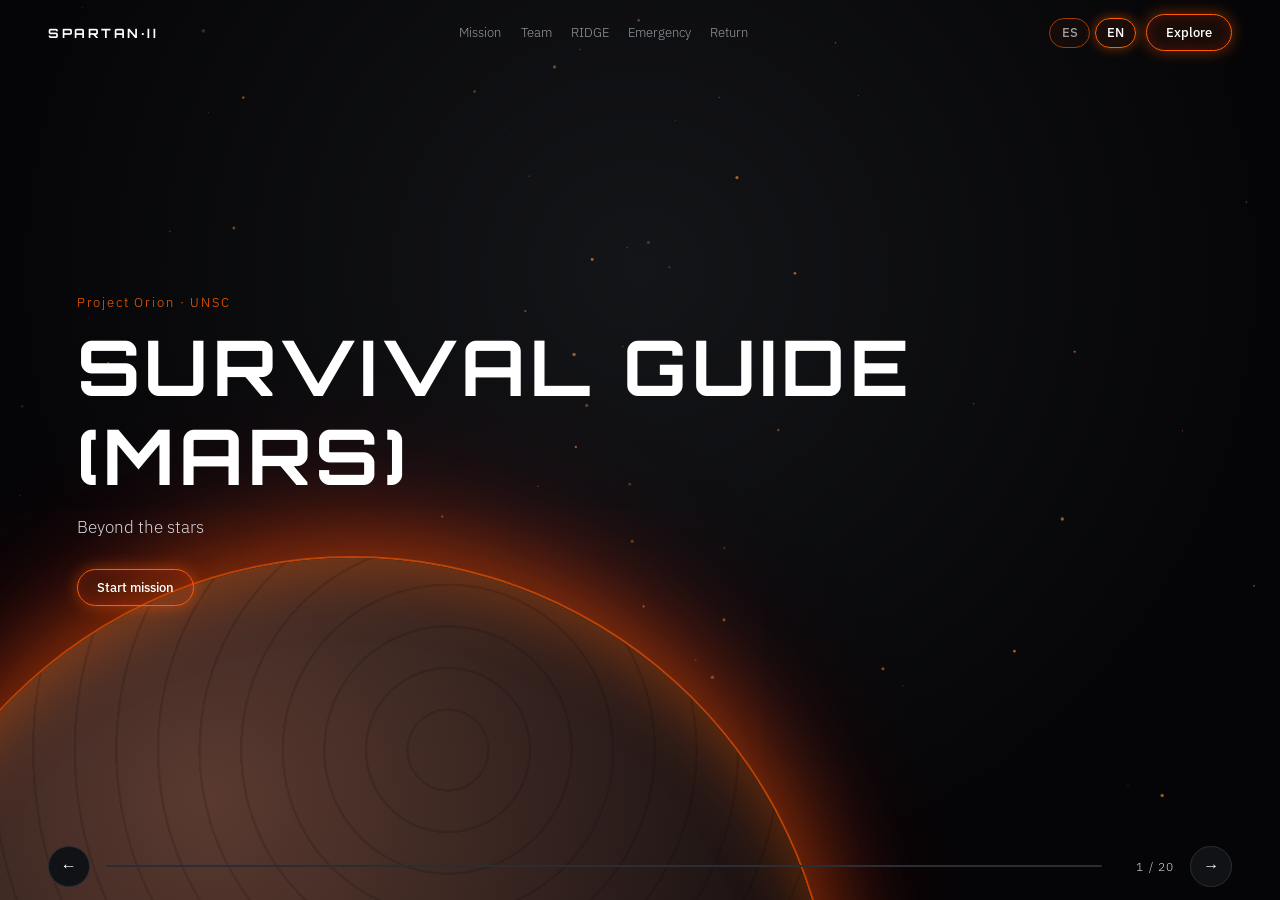
<file: guia/index.html>
<!DOCTYPE html><html lang="es"><head><meta charset="utf-8">
<meta name="viewport" content="width=device-width, initial-scale=1, viewport-fit=cover">
<title>SPARTAN-II · Guía de supervivencia / Survival Guide</title>
<link rel="stylesheet" href="https://fonts.googleapis.com/css2?family=Orbitron:wght@600;700;800&family=IBM+Plex+Sans:wght@300;400;500&display=swap">
<style>
:root{--bg:#050507;--bg2:#141518;--ti:#2A2D34;--mt:#111215;--red:#FF1E27;--or:#FF5E00;--tx:#D1D5DB;--hd:'Orbitron','Arial Black',sans-serif;--bd:'IBM Plex Sans',system-ui,sans-serif}
*{box-sizing:border-box;margin:0}
html,body{height:100%;overflow:hidden;background:var(--bg);color:var(--tx);font:300 1rem/1.65 var(--bd)}
#app{position:relative;height:100%;display:grid;grid-template-rows:auto minmax(0,1fr) auto;background:radial-gradient(ellipse at 50% 30%,var(--bg2),var(--bg) 72%);overflow:hidden;isolation:isolate}
#dust{position:absolute;inset:0;width:100%;height:100%;z-index:0;pointer-events:none}
#mars{position:absolute;z-index:1;width:min(92%,60rem);aspect-ratio:1;border-radius:50%;left:var(--x,50%);top:var(--y,62%);transform:translateX(-50%) scale(var(--s,1));transform-origin:50% 0;transition:left 1.4s cubic-bezier(.7,0,.2,1),top 1.4s cubic-bezier(.7,0,.2,1),transform 1.4s cubic-bezier(.7,0,.2,1);background:radial-gradient(circle at 35% 25%,#5a3a30,#2a1c1a 45%,#0b0809 75%);box-shadow:0 0 0 2px rgba(255,94,0,.55),0 -10px 90px 6px rgba(255,94,0,.5),0 -40px 160px rgba(255,30,39,.26),inset 0 18px 60px rgba(255,94,0,.35);overflow:hidden;pointer-events:none}
#mars::after{content:"";position:absolute;inset:0;background:repeating-radial-gradient(circle at 60% 20%,transparent 0 2.4rem,rgba(0,0,0,.14) 2.5rem 2.6rem)}
nav.top{position:relative;z-index:5;display:flex;align-items:center;justify-content:space-between;gap:.75rem;padding:.9rem clamp(.75rem,4%,3rem);flex-wrap:wrap}
.logo{font:700 .8rem var(--hd);letter-spacing:.2em;color:#fff}
.links{display:flex;gap:1.2rem;flex-wrap:wrap;font-size:.8rem}
.links button{background:none;border:0;color:var(--tx);cursor:pointer;font:inherit;opacity:.7;padding:.2rem 0}.links button:hover,.links button.on{opacity:1;color:#fff}
.right{display:flex;gap:.6rem;align-items:center}
.pill,.lg button{border:1px solid var(--or);color:#fff;background:rgba(255,94,0,.08);border-radius:99px;cursor:pointer;font:500 .8rem var(--bd);box-shadow:0 0 16px rgba(255,94,0,.45),inset 0 0 12px rgba(255,30,39,.22)}
.pill{padding:.55rem 1.2rem}
.lg{display:flex;gap:.3rem}.lg button{padding:.35rem .7rem;box-shadow:none;opacity:.6}.lg button.on{opacity:1;box-shadow:0 0 12px rgba(255,94,0,.5)}
body.embed .logo,body.embed .pill,body.embed .lg{display:none}
#stage{position:relative;z-index:3;min-height:0}
.slide{position:absolute;inset:0;padding:clamp(.75rem,3vh,2rem) clamp(1rem,6%,5rem);display:flex;flex-direction:column;justify-content:center;opacity:0;pointer-events:none;overflow-y:auto;overflow-x:hidden;visibility:hidden;transition:opacity .5s}
.slide.on{opacity:1;pointer-events:auto;visibility:visible}
.slide>*{max-width:68rem;width:100%;margin-left:0;margin-right:auto;flex:none}
.slide::before,.slide::after{content:"";margin:auto 0;flex:none;height:0}
.mask{overflow:hidden;display:block;padding-bottom:.1em}.mask>span{display:block;transform:translateY(110%);transition:transform .9s cubic-bezier(.2,.8,.2,1)}
.on .mask>span{transform:none}.on .mask:nth-child(2)>span{transition-delay:.12s}.on .mask:nth-child(3)>span{transition-delay:.24s}
.cat{color:var(--or);font-size:.82rem;letter-spacing:.14em;margin-bottom:.5rem}
h1,h2{font:700 clamp(1.4rem,4.2vw,3.2rem)/1.15 var(--hd);letter-spacing:.06em;color:#fff;text-transform:uppercase;overflow-wrap:anywhere}
h1{font-size:clamp(1.8rem,6.4vw,4.8rem)}
.sub{margin-top:.8rem;max-width:36rem;font-size:1.05rem}
.tabs{display:flex;flex-wrap:wrap;gap:.5rem;margin:1.4rem 0 .9rem}
.tabs button{background:var(--mt);border:1px solid var(--ti);color:var(--tx);padding:.5rem 1rem;border-radius:99px;cursor:pointer;font:400 .82rem var(--bd);transition:.25s}
.tabs button.on{border-color:var(--or);color:#fff;box-shadow:0 0 16px rgba(255,94,0,.45)}
.panel{background:rgba(17,18,21,.8);backdrop-filter:blur(8px);border:1px solid var(--ti);border-left:2px solid var(--or);border-radius:.9rem;padding:1.1rem 1.4rem;max-width:44rem}
.panel ul{list-style:none;padding:0}.panel li{padding:.3rem 0 .3rem 1.1rem;position:relative}
.panel li::before{content:"";position:absolute;left:0;top:.95rem;width:.4rem;height:.4rem;border-radius:50%;background:var(--or);box-shadow:0 0 8px var(--or)}
.q{margin-top:1.3rem;max-width:38rem;color:#fff;font-size:1.1rem;font-style:italic;border-left:2px solid var(--red);padding-left:1rem}
.idx{display:grid;grid-template-columns:repeat(auto-fill,minmax(min(100%,15rem),1fr));gap:.5rem;margin-top:1.3rem}
.idx button{text-align:left;background:var(--mt);border:1px solid var(--ti);color:var(--tx);padding:.7rem 1rem;border-radius:.75rem;cursor:pointer;font:400 .88rem var(--bd);transition:.25s}
.idx button:hover{border-color:var(--or);color:#fff;box-shadow:0 0 14px rgba(255,94,0,.35)}
.ctl{position:relative;z-index:5;display:flex;align-items:center;gap:1rem;padding:.8rem clamp(.75rem,4%,3rem)}
.bar{flex:1;height:2px;background:var(--ti);border-radius:2px;overflow:hidden}.bar i{display:block;height:100%;width:0;background:linear-gradient(90deg,var(--red),var(--or));box-shadow:0 0 10px var(--or);transition:width .6s}
.ctl button{width:2.6rem;height:2.6rem;border-radius:50%;border:1px solid var(--ti);background:var(--mt);color:#fff;cursor:pointer;font-size:1rem}.ctl button:hover{border-color:var(--or);box-shadow:0 0 14px rgba(255,94,0,.5)}
.cnt{font-size:.75rem;letter-spacing:.1em;min-width:3.5rem;text-align:right}
button:focus-visible{outline:2px solid var(--or);outline-offset:2px}
@media(max-width:760px){.links{display:none}}
@media(prefers-reduced-motion:reduce){*{transition:none!important}}
</style></head><body>
<div id="app"><canvas id="dust" aria-hidden="true"></canvas><div id="mars" aria-hidden="true"></div>
<nav class="top"><div class="logo">SPARTAN·II</div><div class="links" id="links"></div><div class="right"><div class="lg"><button data-l="es">ES</button><button data-l="en">EN</button></div><button class="pill" id="explore"></button></div></nav>
<main id="stage"></main>
<div class="ctl"><button id="prev">←</button><div class="bar"><i id="pb"></i></div><span class="cnt" id="cn"></span><button id="next">→</button></div></div>
<script src="data.js"></script>
<script>
const G=window.GUIDE,N=G.layout.length,UI={es:{ex:"Explorar",st:"Comenzar misión",bk:"Volver al inicio",pv:"Anterior",nx:"Siguiente",nav:["Misión","Equipo","RIDGE","Emergencia","Regreso"],ti:"SPARTAN-II · Guía de supervivencia"},en:{ex:"Explore",st:"Start mission",bk:"Back to start",pv:"Previous",nx:"Next",nav:["Mission","Team","RIDGE","Emergency","Return"],ti:"SPARTAN-II · Survival Guide"}};
const NAVI=[2,3,11,15,17],$=s=>document.querySelector(s),st=$('#stage');let cur=0,lang='es';
try{lang=localStorage.getItem('guideLang')||''}catch(e){lang=''}
if(lang!=='en'&&lang!=='es')lang=(navigator.language||'es').slice(0,2)==='en'?'en':'es';
const qp=new URLSearchParams(location.search).get('lang');if(qp==='en'||qp==='es')lang=qp;
if(self!==top)document.body.classList.add('embed');
const esc=s=>String(s).replace(/&/g,'&amp;').replace(/</g,'&lt;');
function build(){const D=G[lang],u=UI[lang];st.innerHTML='';
D.forEach((d,i)=>{const l=G.layout[i],e=document.createElement('section');e.className='slide'+(i===cur?' on':'');
let h=`<div class="mask cat"><span>${esc(d.c)}</span></div><div class="mask"><span>${l.k?'<h1>':'<h2>'}${esc(d.t)}${l.k?'</h1>':'</h2>'}</span></div>`;
if(d.s)h+=`<div class="mask"><span class="sub">${esc(d.s)}</span></div>`;
if(l.idx)h+='<div class="idx">'+D.map((x,j)=>j>1&&j<N-1?`<button data-g="${j}">${esc(x.c)}</button>`:'').join('')+'</div>';
if(d.tabs){const k=Object.keys(d.tabs);h+=`<div class="tabs" role="tablist">${k.map((n,j)=>`<button role="tab" class="${j?'':'on'}" data-j="${j}">${esc(n)}</button>`).join('')}</div><div class="panel" role="tabpanel"></div>`}
if(d.q)h+=`<p class="q">${esc(d.q)}</p>`;
if(l.k)h+=`<div style="margin-top:1.6rem"><button class="pill" data-g="${i?0:2}">${i?u.bk:u.st}</button></div>`;
e.innerHTML=h;st.appendChild(e);
if(d.tabs){const k=Object.keys(d.tabs),p=e.querySelector('.panel'),bs=[...e.querySelectorAll('.tabs button')],sh=j=>{p.innerHTML='<ul>'+d.tabs[k[j]].map(t=>`<li>${esc(t)}</li>`).join('')+'</ul>';bs.forEach((b,n)=>{b.classList.toggle('on',n===j);b.setAttribute('aria-selected',n===j)})};sh(0);bs.forEach(b=>b.onclick=()=>sh(+b.dataset.j))}
e.querySelectorAll('[data-g]').forEach(b=>b.onclick=()=>go(+b.dataset.g))});
$('#links').innerHTML=u.nav.map((n,j)=>`<button data-g="${NAVI[j]}">${n}</button>`).join('');
$('#links').querySelectorAll('button').forEach(b=>b.onclick=()=>go(+b.dataset.g));
$('#explore').textContent=u.ex;$('#prev').setAttribute('aria-label',u.pv);$('#next').setAttribute('aria-label',u.nx);
document.documentElement.lang=lang;document.title=u.ti;
document.querySelectorAll('.lg button').forEach(b=>b.classList.toggle('on',b.dataset.l===lang))}
function go(n){if(n>=N)n=0;if(n<0)n=0;cur=n;[...st.children].forEach((e,i)=>{e.classList.toggle('on',i===n);if(i===n)e.scrollTop=0});
const l=G.layout[n],a=$('#app').style;a.setProperty('--x',l.x||'50%');a.setProperty('--y',l.y||'62%');a.setProperty('--s',l.s2||1);
$('#pb').style.width=(n/(N-1)*100)+'%';$('#cn').textContent=(n+1)+' / '+N;
try{history.replaceState(null,'','#s'+(n+1))}catch(e){}}
function setLang(l){if(l!=='es'&&l!=='en')return;lang=l;try{localStorage.setItem('guideLang',l)}catch(e){}build();go(cur)}
/* posiciones de Marte como % del contenedor (independientes del zoom) */
G.layout.forEach(l=>{const m=s=>(s||'').toString();l.x=l.x?(50+parseFloat(l.x)*.45)+'%':'50%';l.y=l.y?(parseFloat(l.y)*(l.y.includes('vh')?1:1))+'%':'62%'});
$('#prev').onclick=()=>go(cur-1);$('#next').onclick=()=>go(cur+1);$('#explore').onclick=()=>go(2);
document.querySelectorAll('.lg button').forEach(b=>b.onclick=()=>setLang(b.dataset.l));
addEventListener('keydown',e=>{if(e.target.closest&&e.target.closest('.tabs'))return;if(['ArrowRight','PageDown'].includes(e.key))go(cur+1);if(['ArrowLeft','PageUp'].includes(e.key))go(cur-1)});
let tx=0,ty=0;addEventListener('touchstart',e=>{tx=e.touches[0].clientX;ty=e.touches[0].clientY},{passive:true});addEventListener('touchend',e=>{const dx=e.changedTouches[0].clientX-tx,dy=e.changedTouches[0].clientY-ty;if(Math.abs(dx)>70&&Math.abs(dx)>Math.abs(dy)*1.5)go(cur+(dx<0?1:-1))});
addEventListener('message',e=>{if(e.origin===location.origin&&e.data&&e.data.type==='guide-lang')setLang(e.data.lang)});
/* polvo marciano */
const cv=$('#dust'),cx=cv.getContext('2d');let P=[],raf;
function rs(){const r=cv.getBoundingClientRect(),d=Math.min(devicePixelRatio||1,2);cv.width=r.width*d;cv.height=r.height*d;P=Array.from({length:80},()=>({x:Math.random()*cv.width,y:Math.random()*cv.height,r:(Math.random()*1.6+.3)*d,v:(Math.random()*.3+.05)*d,o:Math.random()*.5+.15}))}
function tick(){cx.clearRect(0,0,cv.width,cv.height);P.forEach(p=>{p.x+=p.v;p.y-=p.v*.3;if(p.x>cv.width)p.x=0;if(p.y<0)p.y=cv.height;cx.fillStyle=`rgba(255,${120+p.r*20|0},60,${p.o})`;cx.beginPath();cx.arc(p.x,p.y,p.r,0,7);cx.fill()});raf=requestAnimationFrame(tick)}
rs();addEventListener('resize',rs);if(!matchMedia('(prefers-reduced-motion:reduce)').matches)tick();
cur=Math.min(N-1,Math.max(0,(parseInt(location.hash.slice(2))||1)-1));build();go(cur);
</script></body></html>
</file>
